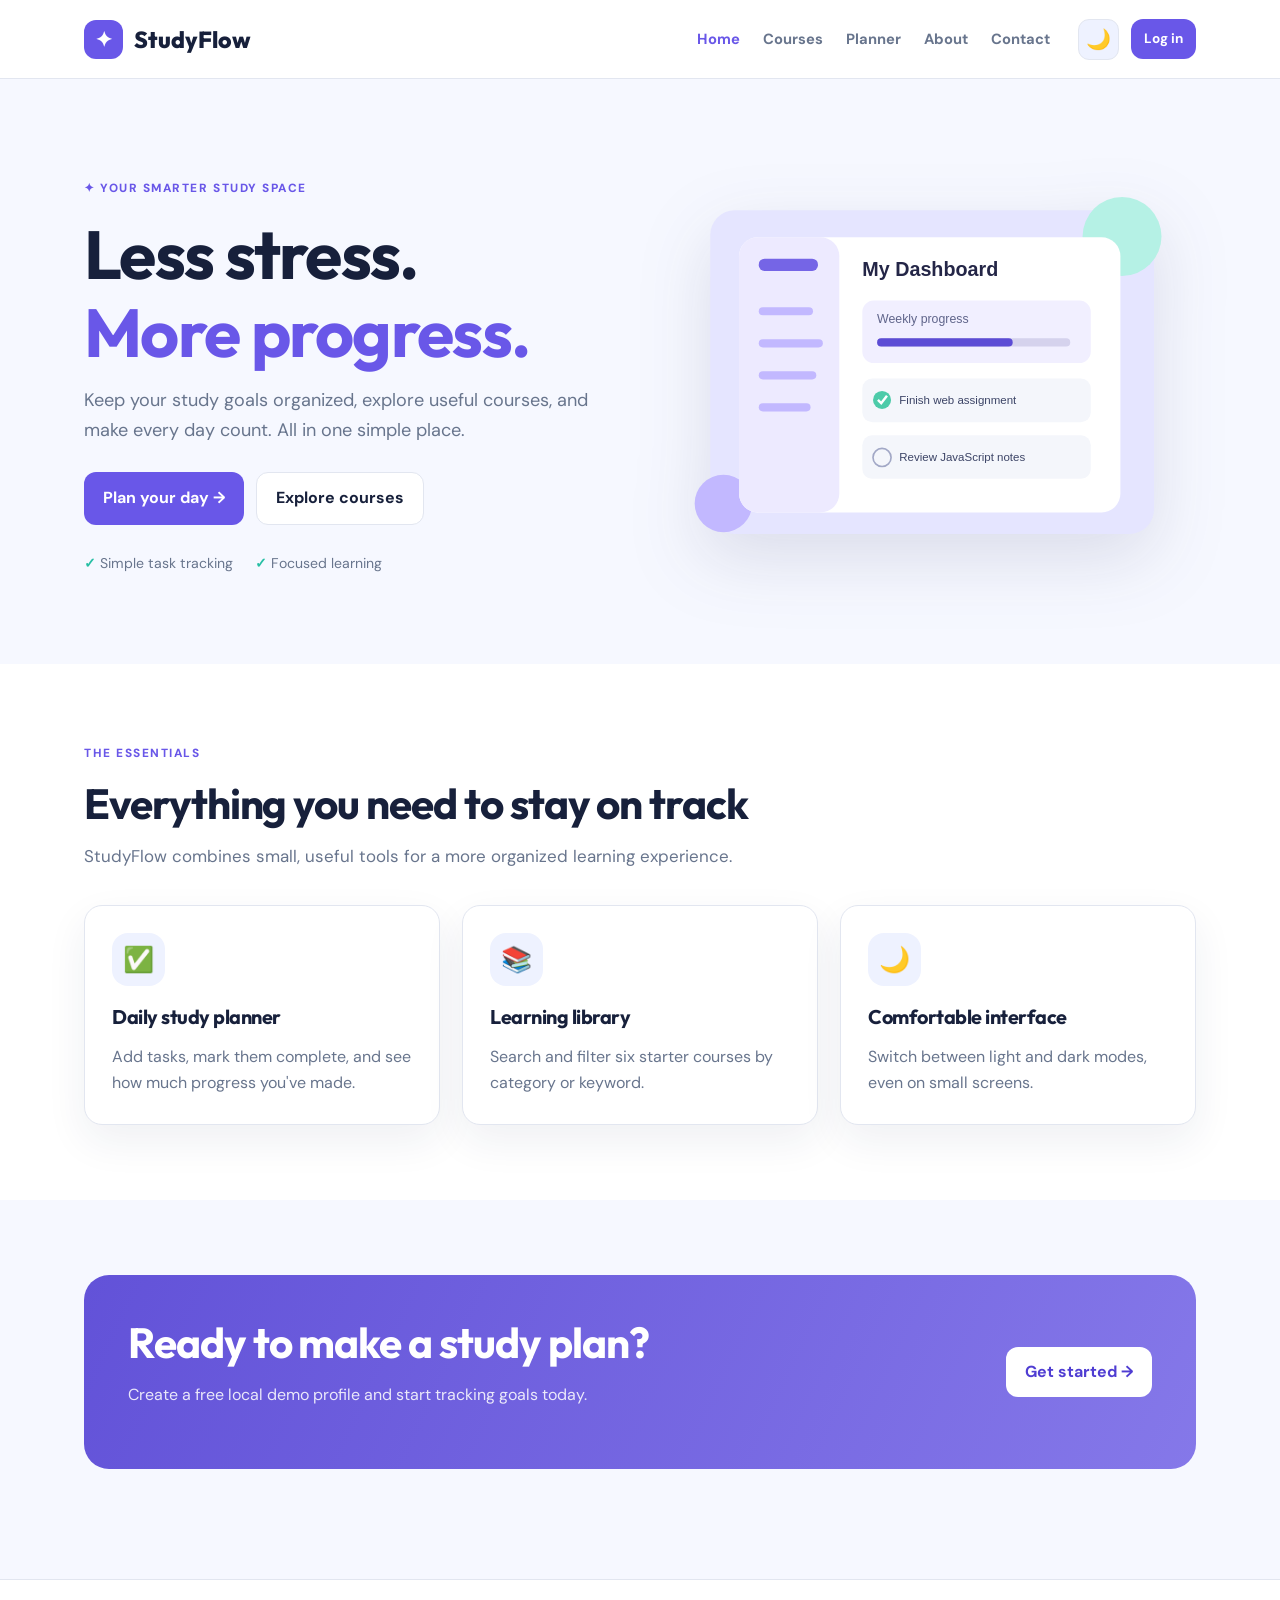
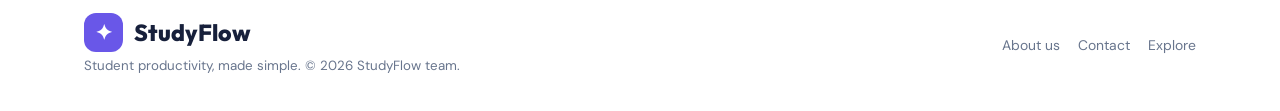
<file: index.html>
<!doctype html><html lang="en"><head><meta charset="UTF-8"><meta name="viewport" content="width=device-width, initial-scale=1"><meta name="description" content="Plan study tasks and explore courses with StudyFlow"><title>Home | StudyFlow</title><link rel="icon" href="images/favicon.svg" type="image/svg+xml"><link rel="stylesheet" href="css/style.css"><script>try{document.documentElement.dataset.theme=localStorage.getItem('studyflow_theme')||'light'}catch{}</script><script src="js/script.js" defer></script></head><body><a class="skip-link" href="#mainContent">Skip to main content</a><header class="site-header"><div class="container header-inner"><a class="brand" href="index.html" aria-label="StudyFlow homepage"><span class="brand-mark">✦</span>StudyFlow</a><nav class="nav" id="mainNav" aria-label="Main navigation"><a href="index.html">Home</a><a href="courses.html">Courses</a><a href="planner.html">Planner</a><a href="about.html">About</a><a href="contact.html">Contact</a></nav><div class="header-actions"><button class="theme-toggle" id="themeToggle" type="button" aria-label="Switch theme">🌙</button><a class="btn btn-primary btn-small auth-link" id="accountLink" href="login.html">Log in</a><button class="menu-toggle" id="menuToggle" type="button" aria-label="Toggle menu" aria-controls="mainNav" aria-expanded="false">☰</button></div></div></header><main id="mainContent"><section class="hero"><div class="container hero-grid"><div><div class="eyebrow">✦ Your smarter study space</div><h1>Less stress.<br><span>More progress.</span></h1><p class="hero-copy">Keep your study goals organized, explore useful courses, and make every day count. All in one simple place.</p><div class="hero-actions"><a href="planner.html" class="btn btn-primary">Plan your day →</a><a href="courses.html" class="btn btn-outline">Explore courses</a></div><div class="hero-benefits"><span><strong>✓</strong> Simple task tracking</span><span><strong>✓</strong> Focused learning</span></div></div><img class="hero-art" src="images/hero.svg" alt="Illustrated study dashboard showing a weekly progress bar and student tasks" width="640" height="510"></div></section><section class="section section-alt"><div class="container"><div class="section-heading"><span class="eyebrow">The essentials</span><h2>Everything you need to stay on track</h2><p>StudyFlow combines small, useful tools for a more organized learning experience.</p></div><div class="grid-3"><article class="card feature-card"><div class="card-icon">✅</div><h3>Daily study planner</h3><p>Add tasks, mark them complete, and see how much progress you've made.</p></article><article class="card feature-card"><div class="card-icon">📚</div><h3>Learning library</h3><p>Search and filter six starter courses by category or keyword.</p></article><article class="card feature-card"><div class="card-icon">🌙</div><h3>Comfortable interface</h3><p>Switch between light and dark modes, even on small screens.</p></article></div></div></section><section class="section"><div class="container"><div class="band"><div><h2>Ready to make a study plan?</h2><p>Create a free local demo profile and start tracking goals today.</p></div><a href="signup.html" class="btn">Get started →</a></div></div></section></main><footer class="footer"><div class="container footer-inner"><div><a class="brand" href="index.html"><span class="brand-mark">✦</span>StudyFlow</a><br><small>Student productivity, made simple. © 2026 StudyFlow team.</small></div><div class="footer-links"><a href="about.html">About us</a><a href="contact.html">Contact</a><a href="courses.html">Explore</a></div></div></footer></body></html>
</file>
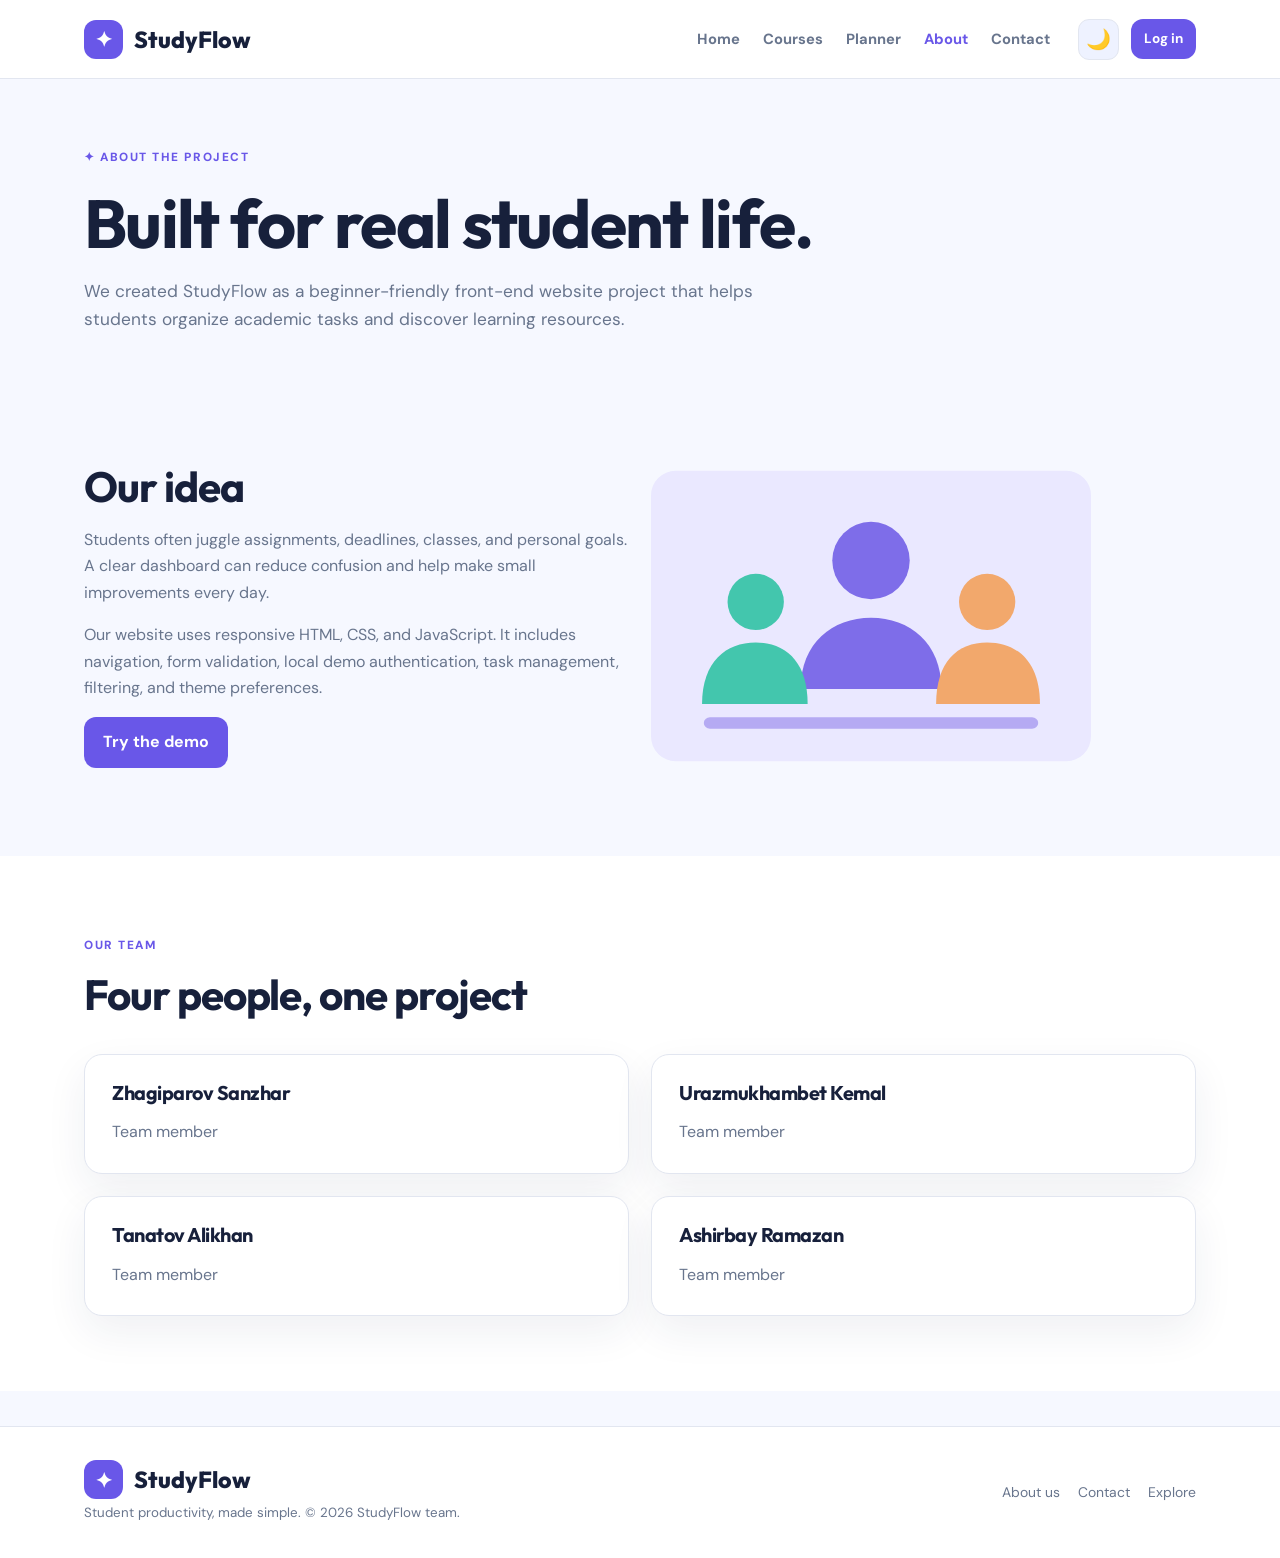
<file: about.html>
<!doctype html><html lang="en"><head><meta charset="UTF-8"><meta name="viewport" content="width=device-width, initial-scale=1"><meta name="description" content="Meet the StudyFlow student project team"><title>About | StudyFlow</title><link rel="icon" href="images/favicon.svg" type="image/svg+xml"><link rel="stylesheet" href="css/style.css"><script>try{document.documentElement.dataset.theme=localStorage.getItem('studyflow_theme')||'light'}catch{}</script><script src="js/script.js" defer></script></head><body><a class="skip-link" href="#mainContent">Skip to main content</a><header class="site-header"><div class="container header-inner"><a class="brand" href="index.html" aria-label="StudyFlow homepage"><span class="brand-mark">✦</span>StudyFlow</a><nav class="nav" id="mainNav" aria-label="Main navigation"><a href="index.html">Home</a><a href="courses.html">Courses</a><a href="planner.html">Planner</a><a href="about.html">About</a><a href="contact.html">Contact</a></nav><div class="header-actions"><button class="theme-toggle" id="themeToggle" type="button" aria-label="Switch theme">🌙</button><a class="btn btn-primary btn-small auth-link" id="accountLink" href="login.html">Log in</a><button class="menu-toggle" id="menuToggle" type="button" aria-label="Toggle menu" aria-controls="mainNav" aria-expanded="false">☰</button></div></div></header><main id="mainContent"><section class="page-hero"><div class="container"><div class="eyebrow">✦ About the project</div><h1>Built for real student life.</h1><p>We created StudyFlow as a beginner-friendly front-end website project that helps students organize academic tasks and discover learning resources.</p></div></section><section class="section"><div class="container grid-2" style="align-items:center"><div><h2>Our idea</h2><p>Students often juggle assignments, deadlines, classes, and personal goals. A clear dashboard can reduce confusion and help make small improvements every day.</p><p>Our website uses responsive HTML, CSS, and JavaScript. It includes navigation, form validation, local demo authentication, task management, filtering, and theme preferences.</p><a class="btn btn-primary" href="signup.html">Try the demo</a></div><img class="about-illustration" src="images/team.svg" alt="Illustration of three student figures working as a team" width="500" height="330"></div></section><section class="section section-alt"><div class="container"><div class="section-heading"><div class="eyebrow">Our team</div><h2>Four people, one project</h2></div><div class="grid-2"><div class="card"><h3>Zhagiparov Sanzhar</h3><p>Team member</p></div><div class="card"><h3>Urazmukhambet Kemal</h3><p>Team member</p></div><div class="card"><h3>Tanatov Alikhan</h3><p>Team member</p></div><div class="card"><h3>Ashirbay Ramazan</h3><p>Team member</p></div></div></div></section></main><footer class="footer"><div class="container footer-inner"><div><a class="brand" href="index.html"><span class="brand-mark">✦</span>StudyFlow</a><br><small>Student productivity, made simple. © 2026 StudyFlow team.</small></div><div class="footer-links"><a href="about.html">About us</a><a href="contact.html">Contact</a><a href="courses.html">Explore</a></div></div></footer></body></html>
</file>
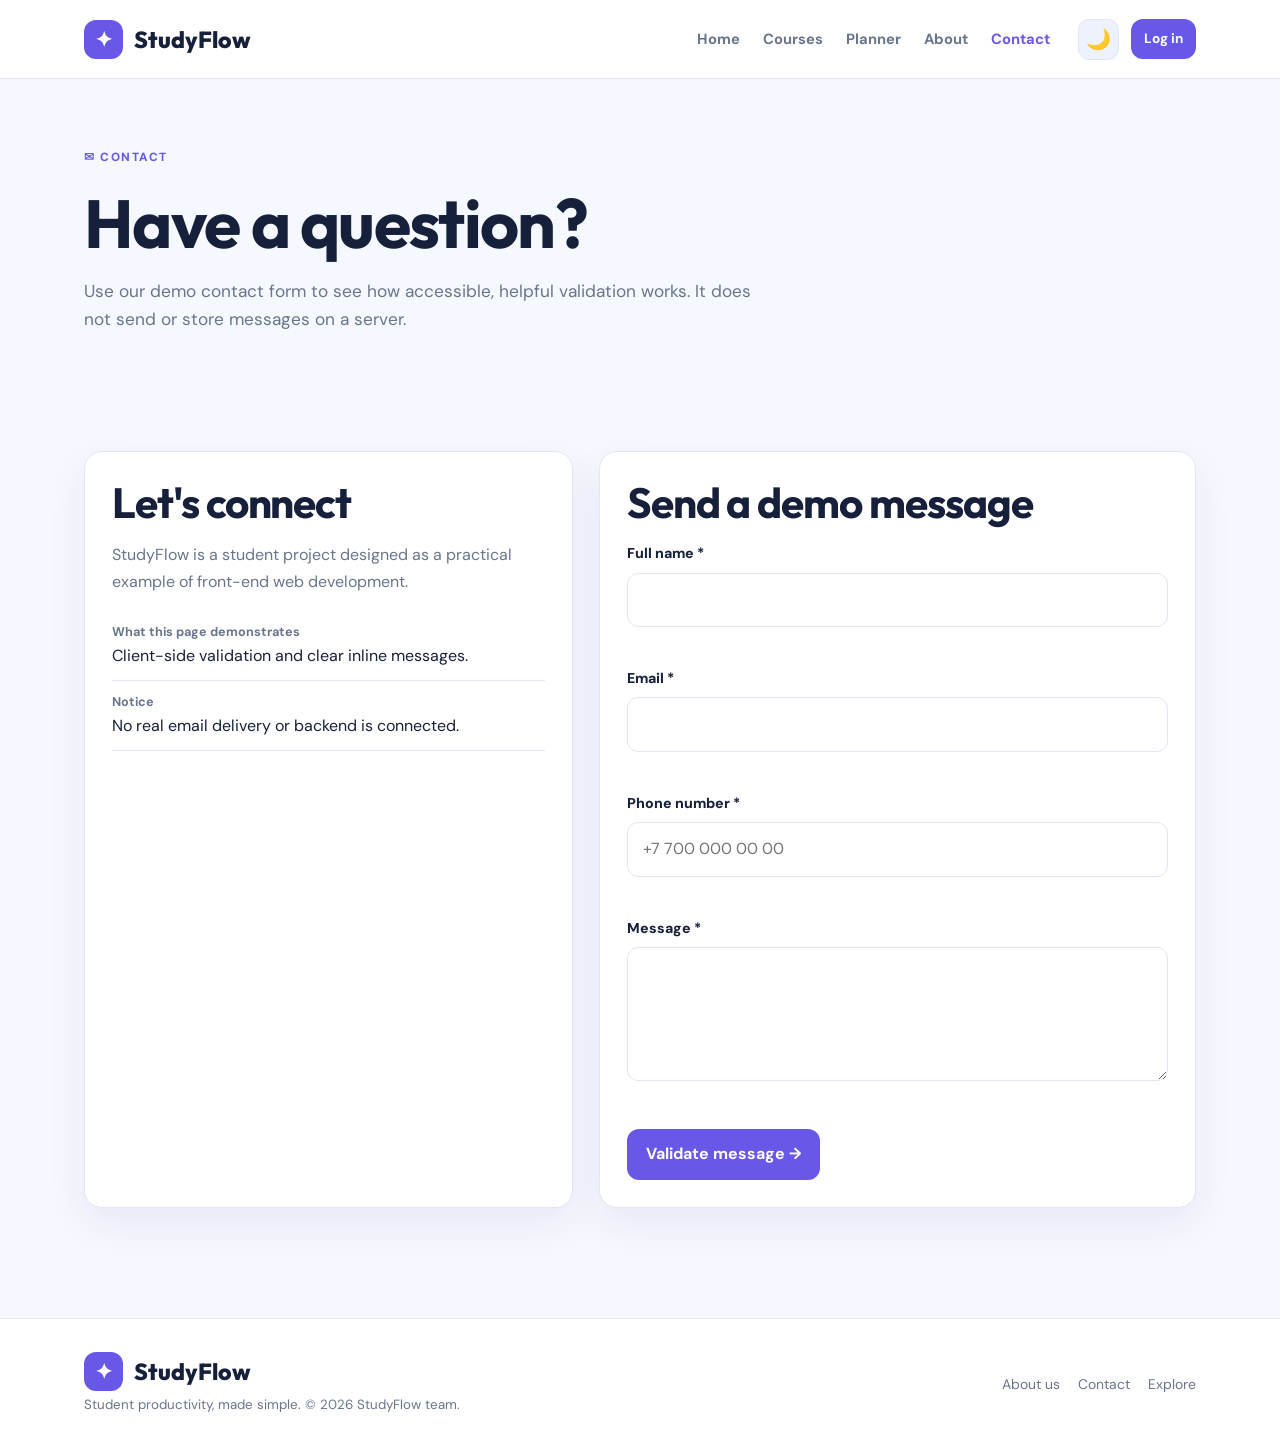
<file: contact.html>
<!doctype html><html lang="en"><head><meta charset="UTF-8"><meta name="viewport" content="width=device-width, initial-scale=1"><meta name="description" content="Contact the StudyFlow project team"><title>Contact | StudyFlow</title><link rel="icon" href="images/favicon.svg" type="image/svg+xml"><link rel="stylesheet" href="css/style.css"><script>try{document.documentElement.dataset.theme=localStorage.getItem('studyflow_theme')||'light'}catch{}</script><script src="js/script.js" defer></script></head><body><a class="skip-link" href="#mainContent">Skip to main content</a><header class="site-header"><div class="container header-inner"><a class="brand" href="index.html" aria-label="StudyFlow homepage"><span class="brand-mark">✦</span>StudyFlow</a><nav class="nav" id="mainNav" aria-label="Main navigation"><a href="index.html">Home</a><a href="courses.html">Courses</a><a href="planner.html">Planner</a><a href="about.html">About</a><a href="contact.html">Contact</a></nav><div class="header-actions"><button class="theme-toggle" id="themeToggle" type="button" aria-label="Switch theme">🌙</button><a class="btn btn-primary btn-small auth-link" id="accountLink" href="login.html">Log in</a><button class="menu-toggle" id="menuToggle" type="button" aria-label="Toggle menu" aria-controls="mainNav" aria-expanded="false">☰</button></div></div></header><main id="mainContent"><section class="page-hero"><div class="container"><div class="eyebrow">✉ Contact</div><h1>Have a question?</h1><p>Use our demo contact form to see how accessible, helpful validation works. It does not send or store messages on a server.</p></div></section><section class="section"><div class="container contact-grid"><div class="card"><h2>Let's connect</h2><p>StudyFlow is a student project designed as a practical example of front-end web development.</p><div class="detail-line"><strong>What this page demonstrates</strong>Client-side validation and clear inline messages.</div><div class="detail-line"><strong>Notice</strong>No real email delivery or backend is connected.</div></div><form id="contactForm" class="card" novalidate><h2>Send a demo message</h2><div class="form-field"><label for="name">Full name *</label><input class="input" id="name" required autocomplete="name"><div class="error" id="nameError" aria-live="polite"></div></div><div class="form-field"><label for="email">Email *</label><input class="input" id="email" type="email" required autocomplete="email"><div class="error" id="emailError" aria-live="polite"></div></div><div class="form-field"><label for="phone">Phone number *</label><input class="input" id="phone" type="tel" placeholder="+7 700 000 00 00" required autocomplete="tel"><div class="error" id="phoneError" aria-live="polite"></div></div><div class="form-field"><label for="message">Message *</label><textarea class="input" id="message" rows="4" required></textarea><div class="error" id="messageError" aria-live="polite"></div></div><div id="formNotice" aria-live="polite"></div><button class="btn btn-primary" type="submit">Validate message →</button></form></div></section></main><footer class="footer"><div class="container footer-inner"><div><a class="brand" href="index.html"><span class="brand-mark">✦</span>StudyFlow</a><br><small>Student productivity, made simple. © 2026 StudyFlow team.</small></div><div class="footer-links"><a href="about.html">About us</a><a href="contact.html">Contact</a><a href="courses.html">Explore</a></div></div></footer></body></html>
</file>
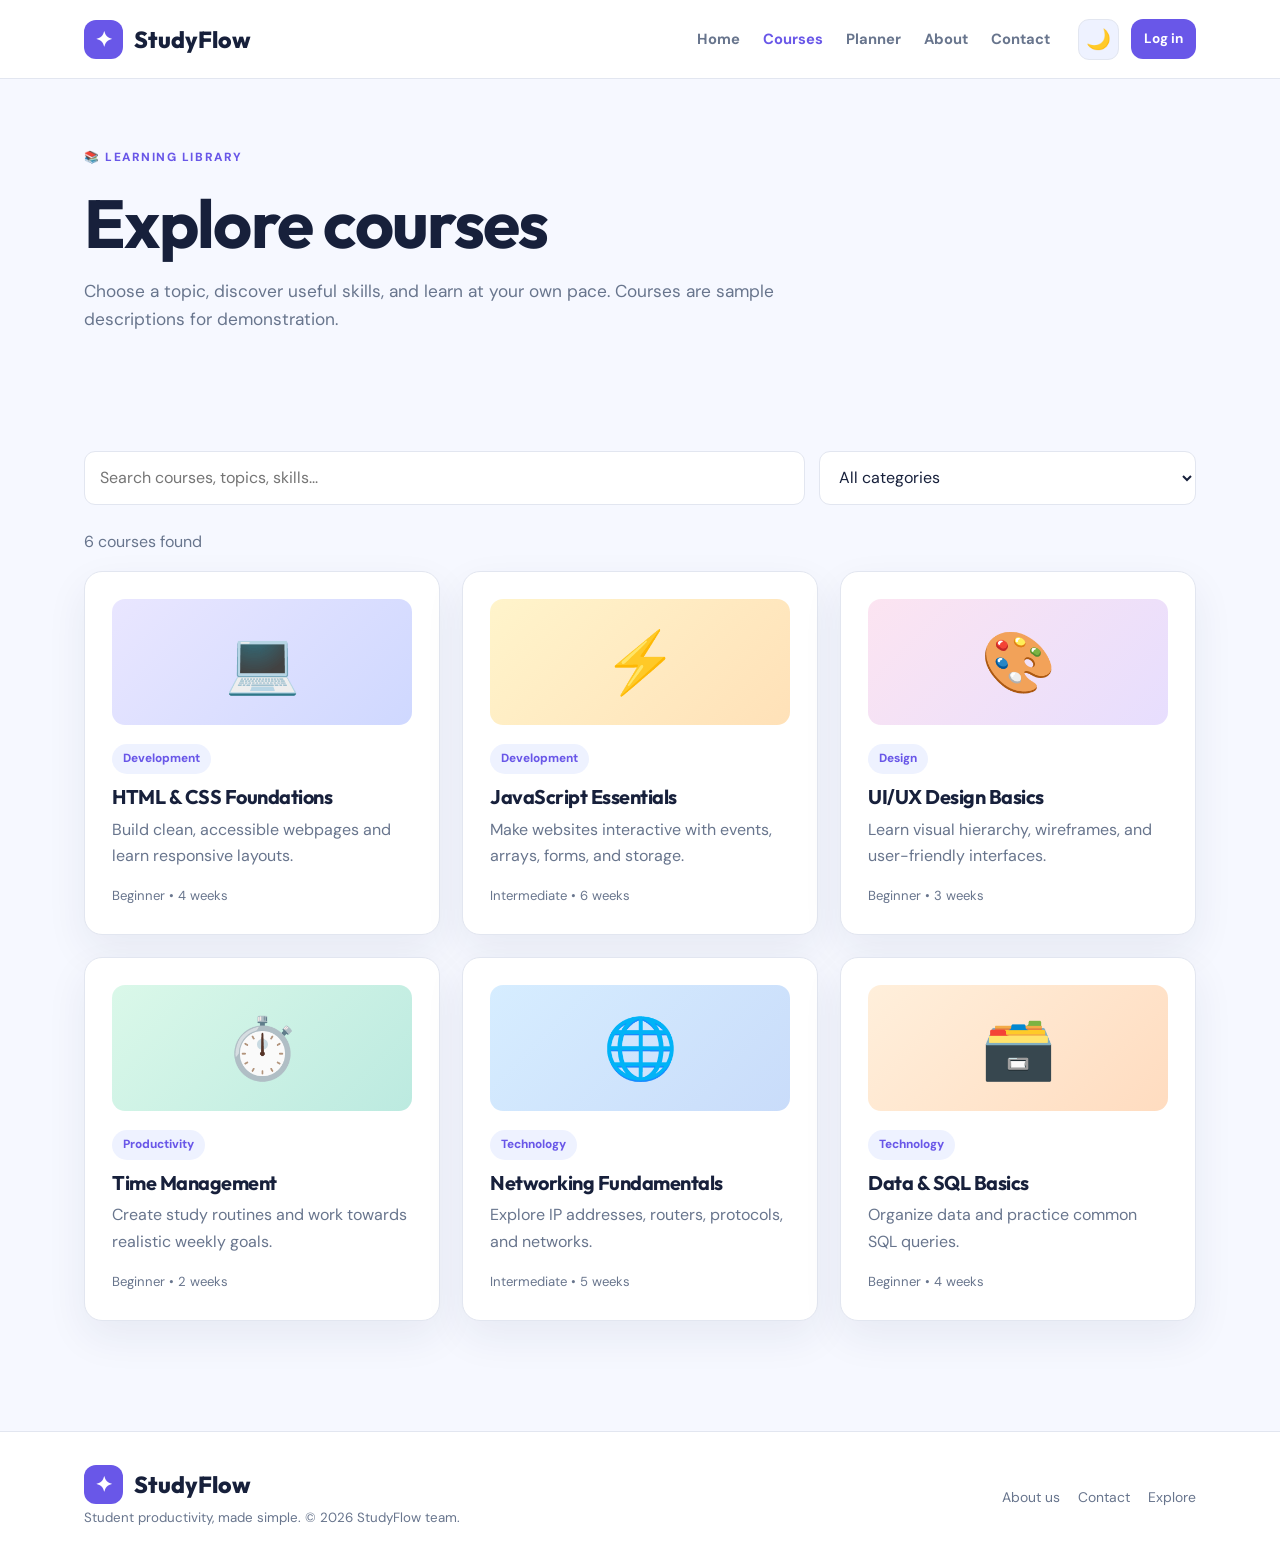
<file: courses.html>
<!doctype html><html lang="en"><head><meta charset="UTF-8"><meta name="viewport" content="width=device-width, initial-scale=1"><meta name="description" content="Search and filter StudyFlow learning resources"><title>Courses | StudyFlow</title><link rel="icon" href="images/favicon.svg" type="image/svg+xml"><link rel="stylesheet" href="css/style.css"><script>try{document.documentElement.dataset.theme=localStorage.getItem('studyflow_theme')||'light'}catch{}</script><script src="js/script.js" defer></script></head><body><a class="skip-link" href="#mainContent">Skip to main content</a><header class="site-header"><div class="container header-inner"><a class="brand" href="index.html" aria-label="StudyFlow homepage"><span class="brand-mark">✦</span>StudyFlow</a><nav class="nav" id="mainNav" aria-label="Main navigation"><a href="index.html">Home</a><a href="courses.html">Courses</a><a href="planner.html">Planner</a><a href="about.html">About</a><a href="contact.html">Contact</a></nav><div class="header-actions"><button class="theme-toggle" id="themeToggle" type="button" aria-label="Switch theme">🌙</button><a class="btn btn-primary btn-small auth-link" id="accountLink" href="login.html">Log in</a><button class="menu-toggle" id="menuToggle" type="button" aria-label="Toggle menu" aria-controls="mainNav" aria-expanded="false">☰</button></div></div></header><main id="mainContent"><section class="page-hero"><div class="container"><div class="eyebrow">📚 Learning library</div><h1>Explore courses</h1><p>Choose a topic, discover useful skills, and learn at your own pace. Courses are sample descriptions for demonstration.</p></div></section><section class="section"><div class="container"><div class="filters"><input id="courseSearch" class="input" type="search" placeholder="Search courses, topics, skills..." aria-label="Search courses"><select id="courseCategory" class="select" aria-label="Filter courses by category"><option value="All">All categories</option><option value="Development">Development</option><option value="Design">Design</option><option value="Productivity">Productivity</option><option value="Technology">Technology</option></select></div><p id="resultsCount" aria-live="polite"></p><div class="grid-3" id="coursesGrid"></div></div></section></main><footer class="footer"><div class="container footer-inner"><div><a class="brand" href="index.html"><span class="brand-mark">✦</span>StudyFlow</a><br><small>Student productivity, made simple. © 2026 StudyFlow team.</small></div><div class="footer-links"><a href="about.html">About us</a><a href="contact.html">Contact</a><a href="courses.html">Explore</a></div></div></footer></body></html>
</file>
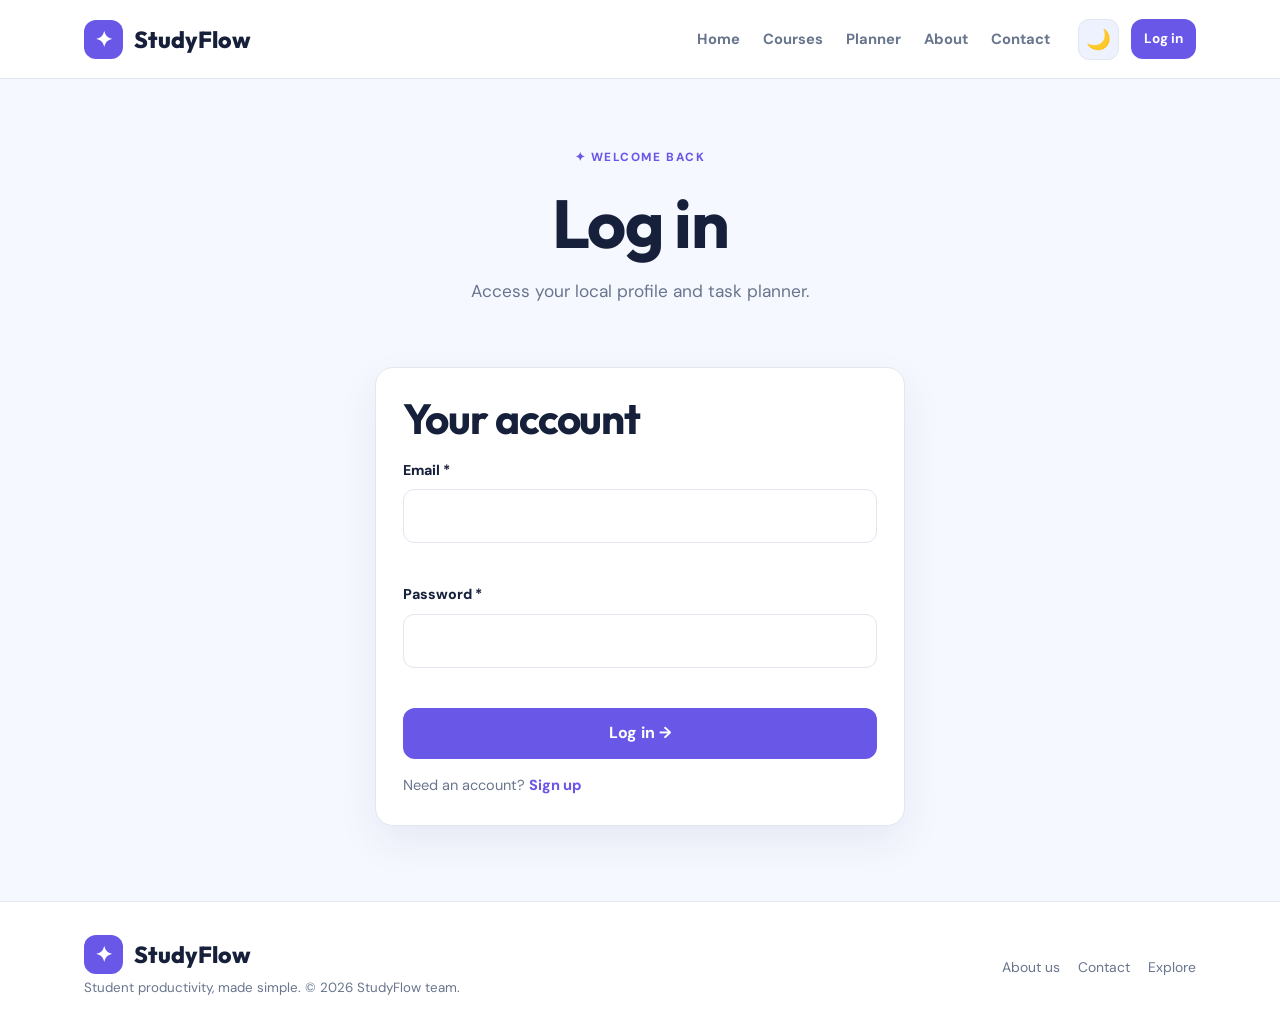
<file: login.html>
<!doctype html><html lang="en"><head><meta charset="UTF-8"><meta name="viewport" content="width=device-width, initial-scale=1"><meta name="description" content="Log in to a local StudyFlow demo account"><title>Log In | StudyFlow</title><link rel="icon" href="images/favicon.svg" type="image/svg+xml"><link rel="stylesheet" href="css/style.css"><script>try{document.documentElement.dataset.theme=localStorage.getItem('studyflow_theme')||'light'}catch{}</script><script src="js/script.js" defer></script></head><body><a class="skip-link" href="#mainContent">Skip to main content</a><header class="site-header"><div class="container header-inner"><a class="brand" href="index.html" aria-label="StudyFlow homepage"><span class="brand-mark">✦</span>StudyFlow</a><nav class="nav" id="mainNav" aria-label="Main navigation"><a href="index.html">Home</a><a href="courses.html">Courses</a><a href="planner.html">Planner</a><a href="about.html">About</a><a href="contact.html">Contact</a></nav><div class="header-actions"><button class="theme-toggle" id="themeToggle" type="button" aria-label="Switch theme">🌙</button><a class="btn btn-primary btn-small auth-link" id="accountLink" href="login.html">Log in</a><button class="menu-toggle" id="menuToggle" type="button" aria-label="Toggle menu" aria-controls="mainNav" aria-expanded="false">☰</button></div></div></header><main id="mainContent"><section class="page-hero"><div class="container" style="text-align:center"><div class="eyebrow">✦ Welcome back</div><h1>Log in</h1><p style="margin:auto">Access your local profile and task planner.</p></div></section><form id="loginForm" class="card form-panel" novalidate><h2>Your account</h2><div class="form-field"><label for="email">Email *</label><input class="input" id="email" type="email" autocomplete="email" required><div class="error" id="emailError" aria-live="polite"></div></div><div class="form-field"><label for="password">Password *</label><input class="input" id="password" type="password" autocomplete="current-password" required><div class="error" id="passwordError" aria-live="polite"></div></div><div id="formNotice" aria-live="polite"></div><button class="btn btn-primary" style="width:100%" type="submit">Log in →</button><p class="form-links">Need an account? <a href="signup.html">Sign up</a></p></form></main><footer class="footer"><div class="container footer-inner"><div><a class="brand" href="index.html"><span class="brand-mark">✦</span>StudyFlow</a><br><small>Student productivity, made simple. © 2026 StudyFlow team.</small></div><div class="footer-links"><a href="about.html">About us</a><a href="contact.html">Contact</a><a href="courses.html">Explore</a></div></div></footer></body></html>
</file>
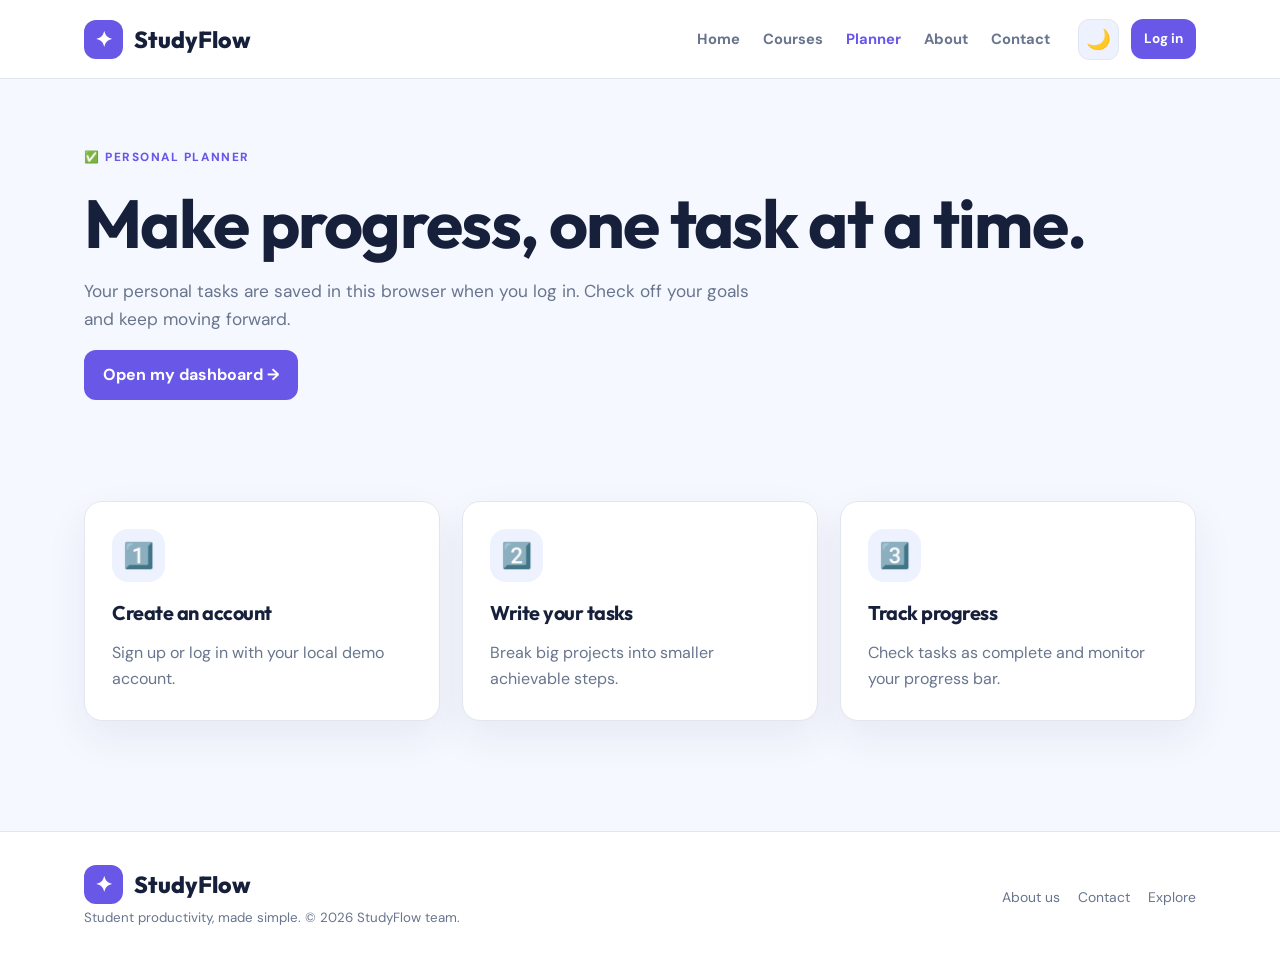
<file: planner.html>
<!doctype html><html lang="en"><head><meta charset="UTF-8"><meta name="viewport" content="width=device-width, initial-scale=1"><meta name="description" content="Plan and track your tasks with StudyFlow"><title>Planner | StudyFlow</title><link rel="icon" href="images/favicon.svg" type="image/svg+xml"><link rel="stylesheet" href="css/style.css"><script>try{document.documentElement.dataset.theme=localStorage.getItem('studyflow_theme')||'light'}catch{}</script><script src="js/script.js" defer></script></head><body><a class="skip-link" href="#mainContent">Skip to main content</a><header class="site-header"><div class="container header-inner"><a class="brand" href="index.html" aria-label="StudyFlow homepage"><span class="brand-mark">✦</span>StudyFlow</a><nav class="nav" id="mainNav" aria-label="Main navigation"><a href="index.html">Home</a><a href="courses.html">Courses</a><a href="planner.html">Planner</a><a href="about.html">About</a><a href="contact.html">Contact</a></nav><div class="header-actions"><button class="theme-toggle" id="themeToggle" type="button" aria-label="Switch theme">🌙</button><a class="btn btn-primary btn-small auth-link" id="accountLink" href="login.html">Log in</a><button class="menu-toggle" id="menuToggle" type="button" aria-label="Toggle menu" aria-controls="mainNav" aria-expanded="false">☰</button></div></div></header><main id="mainContent"><section class="page-hero"><div class="container"><div class="eyebrow">✅ Personal planner</div><h1>Make progress, one task at a time.</h1><p>Your personal tasks are saved in this browser when you log in. Check off your goals and keep moving forward.</p><a class="btn btn-primary" href="profile.html">Open my dashboard →</a></div></section><section class="section"><div class="container grid-3"><article class="card feature-card"><div class="card-icon">1️⃣</div><h3>Create an account</h3><p>Sign up or log in with your local demo account.</p></article><article class="card feature-card"><div class="card-icon">2️⃣</div><h3>Write your tasks</h3><p>Break big projects into smaller achievable steps.</p></article><article class="card feature-card"><div class="card-icon">3️⃣</div><h3>Track progress</h3><p>Check tasks as complete and monitor your progress bar.</p></article></div></section></main><footer class="footer"><div class="container footer-inner"><div><a class="brand" href="index.html"><span class="brand-mark">✦</span>StudyFlow</a><br><small>Student productivity, made simple. © 2026 StudyFlow team.</small></div><div class="footer-links"><a href="about.html">About us</a><a href="contact.html">Contact</a><a href="courses.html">Explore</a></div></div></footer></body></html>
</file>
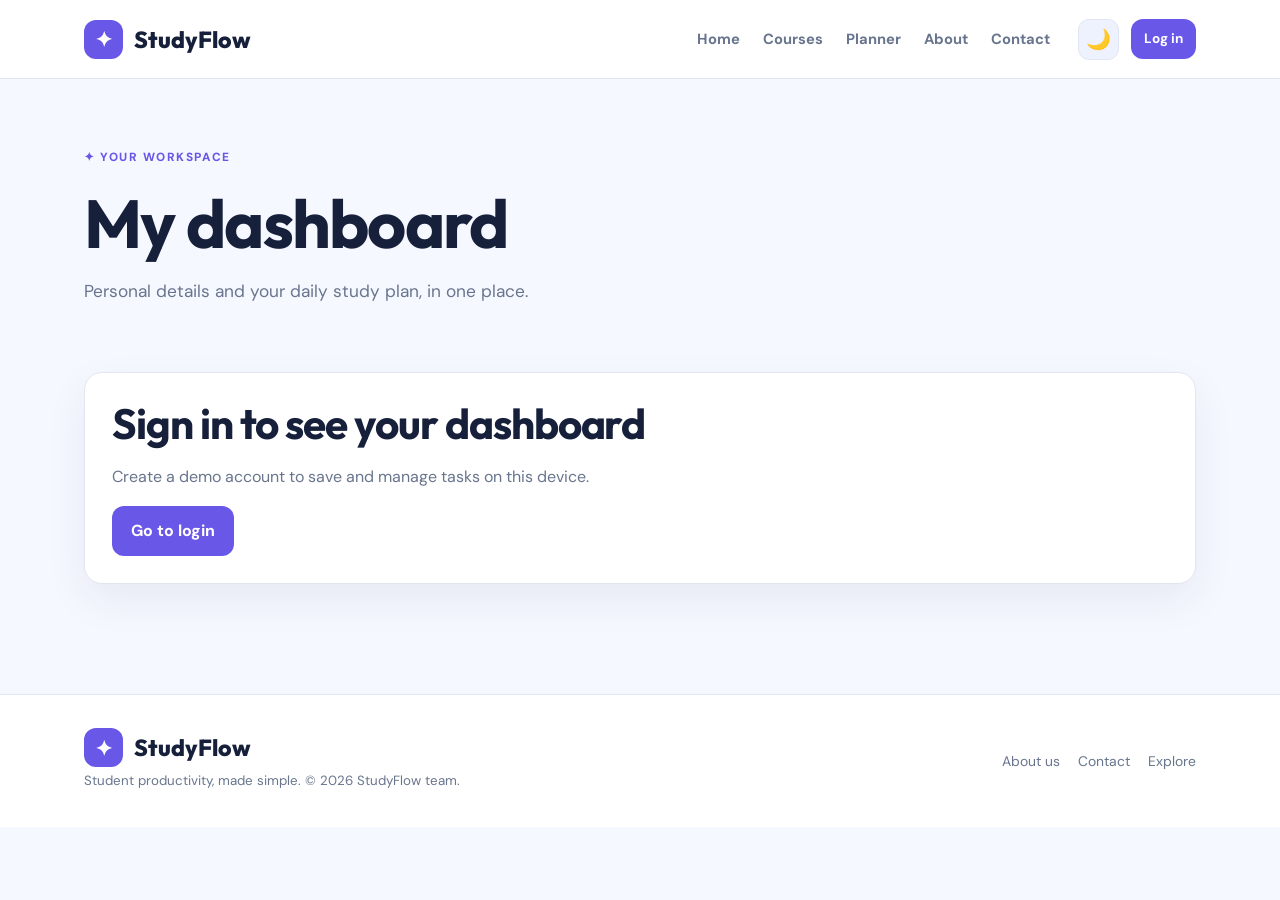
<file: profile.html>
<!doctype html><html lang="en"><head><meta charset="UTF-8"><meta name="viewport" content="width=device-width, initial-scale=1"><meta name="description" content="Manage your StudyFlow profile and tasks"><title>My Profile | StudyFlow</title><link rel="icon" href="images/favicon.svg" type="image/svg+xml"><link rel="stylesheet" href="css/style.css"><script>try{document.documentElement.dataset.theme=localStorage.getItem('studyflow_theme')||'light'}catch{}</script><script src="js/script.js" defer></script></head><body><a class="skip-link" href="#mainContent">Skip to main content</a><header class="site-header"><div class="container header-inner"><a class="brand" href="index.html" aria-label="StudyFlow homepage"><span class="brand-mark">✦</span>StudyFlow</a><nav class="nav" id="mainNav" aria-label="Main navigation"><a href="index.html">Home</a><a href="courses.html">Courses</a><a href="planner.html">Planner</a><a href="about.html">About</a><a href="contact.html">Contact</a></nav><div class="header-actions"><button class="theme-toggle" id="themeToggle" type="button" aria-label="Switch theme">🌙</button><a class="btn btn-primary btn-small auth-link" id="accountLink" href="login.html">Log in</a><button class="menu-toggle" id="menuToggle" type="button" aria-label="Toggle menu" aria-controls="mainNav" aria-expanded="false">☰</button></div></div></header><main id="mainContent"><section class="page-hero"><div class="container"><div class="eyebrow">✦ Your workspace</div><h1>My dashboard</h1><p>Personal details and your daily study plan, in one place.</p></div></section><section class="section" style="padding-top:25px"><div class="container" id="profileArea"><div class="dashboard-grid"><aside class="card"><div id="avatar" class="avatar" aria-hidden="true">S</div><h2 id="profileName">Student</h2><p>StudyFlow demo member</p><div class="detail-line"><strong>Email</strong><span id="profileEmail"></span></div><div class="detail-line"><strong>Phone</strong><span id="profilePhone"></span></div><button class="btn btn-outline" id="logoutButton" type="button" style="margin-top:22px">Log out</button></aside><div class="card"><span class="eyebrow">Today's focus</span><h2>Let's do this, <span id="welcomeName">student</span>!</h2><p>Build momentum by completing one task at a time.</p><form class="task-form" id="taskForm" novalidate><input id="taskInput" class="input" type="text" maxlength="120" placeholder="e.g. Finish CSS homework" aria-label="New task"><button class="btn btn-primary" type="submit">+ Add task</button></form><div class="error" id="taskError" aria-live="polite"></div><p id="taskStats" aria-live="polite">0 of 0 completed</p><div class="progress-track" aria-label="Task completion progress"><div id="progressBar" class="progress-bar"></div></div><h3 style="margin-top:25px">Your tasks</h3><ul id="taskList" class="task-list"></ul></div></div></div></section></main><footer class="footer"><div class="container footer-inner"><div><a class="brand" href="index.html"><span class="brand-mark">✦</span>StudyFlow</a><br><small>Student productivity, made simple. © 2026 StudyFlow team.</small></div><div class="footer-links"><a href="about.html">About us</a><a href="contact.html">Contact</a><a href="courses.html">Explore</a></div></div></footer></body></html>
</file>
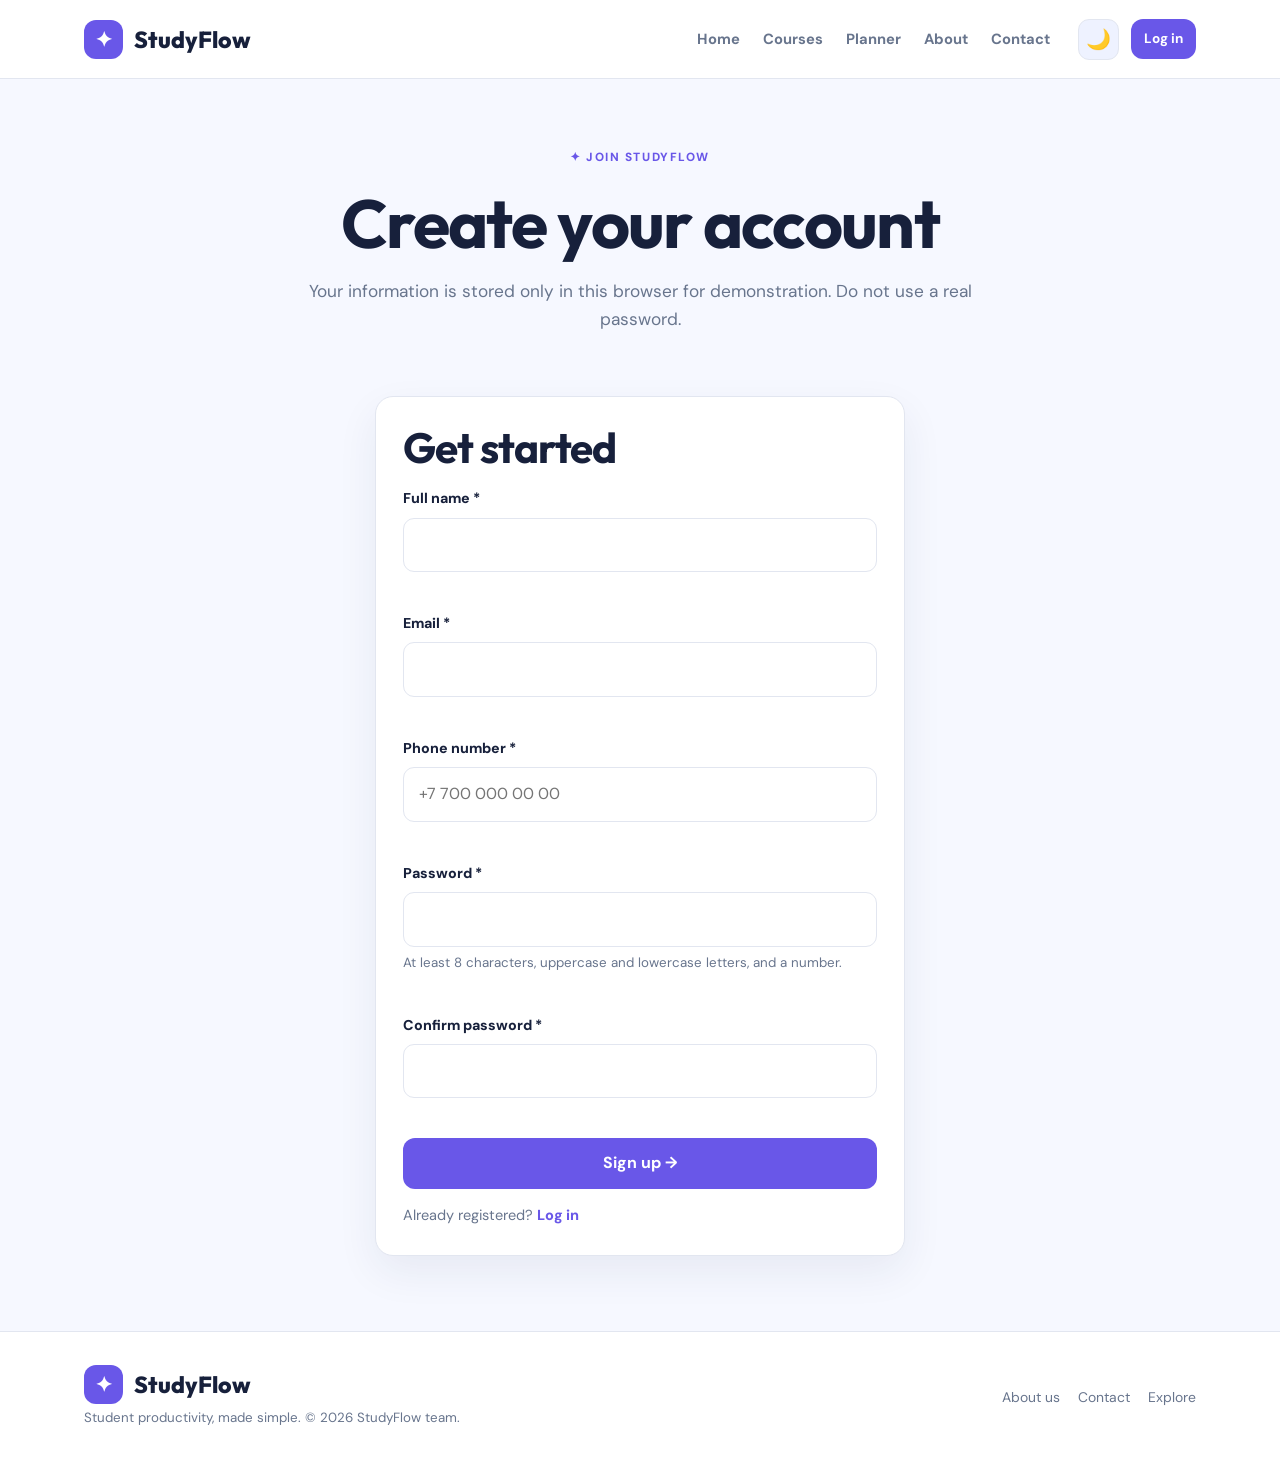
<file: signup.html>
<!doctype html><html lang="en"><head><meta charset="UTF-8"><meta name="viewport" content="width=device-width, initial-scale=1"><meta name="description" content="Create a local demo StudyFlow account"><title>Sign Up | StudyFlow</title><link rel="icon" href="images/favicon.svg" type="image/svg+xml"><link rel="stylesheet" href="css/style.css"><script>try{document.documentElement.dataset.theme=localStorage.getItem('studyflow_theme')||'light'}catch{}</script><script src="js/script.js" defer></script></head><body><a class="skip-link" href="#mainContent">Skip to main content</a><header class="site-header"><div class="container header-inner"><a class="brand" href="index.html" aria-label="StudyFlow homepage"><span class="brand-mark">✦</span>StudyFlow</a><nav class="nav" id="mainNav" aria-label="Main navigation"><a href="index.html">Home</a><a href="courses.html">Courses</a><a href="planner.html">Planner</a><a href="about.html">About</a><a href="contact.html">Contact</a></nav><div class="header-actions"><button class="theme-toggle" id="themeToggle" type="button" aria-label="Switch theme">🌙</button><a class="btn btn-primary btn-small auth-link" id="accountLink" href="login.html">Log in</a><button class="menu-toggle" id="menuToggle" type="button" aria-label="Toggle menu" aria-controls="mainNav" aria-expanded="false">☰</button></div></div></header><main id="mainContent"><section class="page-hero"><div class="container" style="text-align:center"><div class="eyebrow">✦ Join StudyFlow</div><h1>Create your account</h1><p style="margin:auto">Your information is stored only in this browser for demonstration. Do not use a real password.</p></div></section><form id="signupForm" class="card form-panel" novalidate><h2>Get started</h2><div class="form-field"><label for="name">Full name *</label><input class="input" id="name" autocomplete="name" required><div class="error" id="nameError" aria-live="polite"></div></div><div class="form-field"><label for="email">Email *</label><input class="input" id="email" type="email" autocomplete="email" required><div class="error" id="emailError" aria-live="polite"></div></div><div class="form-field"><label for="phone">Phone number *</label><input class="input" id="phone" type="tel" autocomplete="tel" placeholder="+7 700 000 00 00" required><div class="error" id="phoneError" aria-live="polite"></div></div><div class="form-field"><label for="password">Password *</label><input class="input" id="password" type="password" autocomplete="new-password" required><small>At least 8 characters, uppercase and lowercase letters, and a number.</small><div class="error" id="passwordError" aria-live="polite"></div></div><div class="form-field"><label for="confirm">Confirm password *</label><input class="input" id="confirm" type="password" autocomplete="new-password" required><div class="error" id="confirmError" aria-live="polite"></div></div><button class="btn btn-primary" style="width:100%" type="submit">Sign up →</button><p class="form-links">Already registered? <a href="login.html">Log in</a></p></form></main><footer class="footer"><div class="container footer-inner"><div><a class="brand" href="index.html"><span class="brand-mark">✦</span>StudyFlow</a><br><small>Student productivity, made simple. © 2026 StudyFlow team.</small></div><div class="footer-links"><a href="about.html">About us</a><a href="contact.html">Contact</a><a href="courses.html">Explore</a></div></div></footer></body></html>
</file>
<file: css/style.css>
@import url('https://fonts.googleapis.com/css2?family=DM+Sans:wght@400;500;600;700&family=Outfit:wght@400;500;600;700;800&display=swap');
:root{--bg:#f6f8ff;--surface:#fff;--surface2:#eef2ff;--ink:#17203b;--muted:#68758d;--primary:#6957e8;--primaryDark:#4f3dd2;--accent:#27bfa4;--border:#e2e6f0;--shadow:0 16px 42px rgba(28,40,85,.07);--radius:18px}html[data-theme=dark]{--bg:#101525;--surface:#1b2336;--surface2:#252e46;--ink:#f2f4ff;--muted:#b2bed0;--primary:#9d8dff;--primaryDark:#b0a3ff;--accent:#53dbc1;--border:#38435d;--shadow:0 16px 42px rgba(0,0,0,.16)}*{box-sizing:border-box}html{scroll-behavior:smooth}body{margin:0;background:var(--bg);color:var(--ink);font-family:'DM Sans',Arial,sans-serif;line-height:1.65;transition:background .2s,color .2s}h1,h2,h3,h4{font-family:Outfit,Arial,sans-serif;line-height:1.15;letter-spacing:-.025em;margin:0 0 15px}h1{font-size:clamp(2.6rem,5.3vw,4.8rem)}h2{font-size:clamp(1.8rem,3.3vw,2.8rem)}h3{font-size:1.24rem}p{margin:0 0 16px;color:var(--muted)}a{color:inherit;text-decoration:none}button,input,textarea,select{font:inherit}button{cursor:pointer}.container{max-width:1160px;padding:0 24px;margin:auto}.site-header{position:sticky;top:0;z-index:50;background:var(--surface);border-bottom:1px solid var(--border)}.header-inner{min-height:78px;display:flex;align-items:center;gap:28px}.brand{display:inline-flex;align-items:center;gap:11px;font:800 1.45rem Outfit}.brand-mark{display:grid;place-items:center;background:var(--primary);width:39px;height:39px;border-radius:12px;color:#fff;font-size:21px}.nav{display:flex;align-items:center;gap:23px;margin-left:auto}.nav a{color:var(--muted);font-weight:700;font-size:.92rem}.nav a:hover,.nav a.active{color:var(--primary)}.header-actions{display:flex;gap:12px;align-items:center}.theme-toggle,.menu-toggle{border:1px solid var(--border);color:var(--ink);background:var(--surface2);border-radius:11px;width:41px;height:41px;font-size:20px}.menu-toggle{display:none}.btn{border:0;border-radius:12px;padding:12px 19px;display:inline-flex;align-items:center;justify-content:center;gap:9px;font-weight:700;transition:transform .2s,box-shadow .2s,background .2s;white-space:nowrap}.btn:hover{transform:translateY(-2px);box-shadow:0 10px 18px rgba(85,65,190,.16)}.btn-primary{background:var(--primary);color:#fff}.btn-primary:hover{background:var(--primaryDark)}.btn-soft{background:var(--surface2);color:var(--primary)}.btn-outline{border:1px solid var(--border);background:var(--surface);color:var(--ink)}.btn-small{padding:9px 13px;font-size:.85rem}.eyebrow{display:inline-flex;gap:7px;align-items:center;text-transform:uppercase;font-weight:800;letter-spacing:.13em;font-size:.74rem;color:var(--primary);margin-bottom:16px}.hero{padding:86px 0 80px;overflow:hidden}.hero-grid{display:grid;grid-template-columns:1fr 1fr;gap:60px;align-items:center}.hero h1 span{color:var(--primary)}.hero-copy{font-size:1.13rem;max-width:510px}.hero-actions{display:flex;gap:12px;flex-wrap:wrap;margin:27px 0}.hero-benefits{display:flex;gap:22px;flex-wrap:wrap;color:var(--muted);font-size:.88rem}.hero-benefits strong{color:var(--accent)}.hero-art{width:100%;height:auto;filter:drop-shadow(0 24px 35px rgba(40,40,90,.13))}.section{padding:75px 0}.section-alt{background:var(--surface)}.section-heading{max-width:680px;margin-bottom:34px}.section-heading p{font-size:1.06rem}.grid-3{display:grid;grid-template-columns:repeat(3,minmax(0,1fr));gap:22px}.grid-2{display:grid;grid-template-columns:repeat(2,minmax(0,1fr));gap:22px}.card{padding:27px;border:1px solid var(--border);background:var(--surface);border-radius:var(--radius);box-shadow:var(--shadow)}.card p:last-child{margin-bottom:0}.card-icon{height:53px;width:53px;border-radius:16px;display:grid;place-items:center;font-size:25px;background:var(--surface2);margin-bottom:20px}.feature-card{transition:transform .2s,border-color .2s}.feature-card:hover{transform:translateY(-5px);border-color:var(--primary)}.stat{font:800 2.2rem Outfit;color:var(--primary)}.band{padding:44px;border-radius:25px;background:linear-gradient(115deg,#6252d8,#8578e9);color:#fff;display:flex;justify-content:space-between;align-items:center;gap:20px}.band h2,.band p{color:#fff}.band p{opacity:.86}.band .btn{background:#fff;color:#4f3dd2}.page-hero{padding:64px 0 26px}.page-hero p{max-width:690px;font-size:1.08rem}.pill{display:inline-block;padding:5px 11px;border-radius:99px;background:var(--surface2);color:var(--primary);font-size:.74rem;font-weight:800}.course-banner{height:126px;border-radius:13px;margin-bottom:19px;display:flex;justify-content:center;align-items:center;font-size:60px;background:linear-gradient(135deg,#e9e6ff,#cfd8ff)}.course-banner.green{background:linear-gradient(135deg,#daf8e9,#bceae0)}.course-banner.orange{background:linear-gradient(135deg,#ffefdb,#ffdcc0)}.course-banner.blue{background:linear-gradient(135deg,#d6edff,#c9dcfa)}.course-banner.pink{background:linear-gradient(135deg,#fce4f1,#e7defe)}.course-banner.yellow{background:linear-gradient(135deg,#fff4cb,#ffe1b8)}.course-card h3{margin:12px 0 8px}.course-meta{display:flex;gap:12px;flex-wrap:wrap;font-size:.82rem;color:var(--muted);margin-top:15px}.filters{display:flex;gap:14px;flex-wrap:wrap;margin-bottom:24px}.input,.select,textarea{background:var(--surface);color:var(--ink);border:1px solid var(--border);padding:13px 15px;border-radius:11px;width:100%;outline-offset:3px}.filters .input{flex:2;min-width:200px}.filters .select{flex:1;min-width:180px}.form-panel{max-width:530px;margin:36px auto 75px}.form-field{margin-bottom:19px}.form-field label{display:block;font-size:.89rem;font-weight:800;margin-bottom:7px}.form-field small{display:block;color:var(--muted);margin-top:5px}.error{color:#c5375e;font-weight:700;font-size:.83rem;min-height:17px;margin-top:4px}.notice{border-radius:11px;padding:12px 15px;margin:12px 0;font-size:.9rem;background:var(--surface2);color:var(--ink)}.notice.success{border-left:4px solid var(--accent)}.notice.danger{border-left:4px solid #dd4c69}.form-links{margin-top:15px;font-size:.91rem}.form-links a,.inline-link{color:var(--primary);font-weight:800}.dashboard-grid{display:grid;grid-template-columns:1fr 2fr;gap:23px}.task-form{display:flex;gap:10px;flex-wrap:wrap;margin:20px 0}.task-form input{flex:1;min-width:150px}.task-list{list-style:none;margin:0;padding:0}.task-item{display:flex;align-items:center;gap:13px;padding:14px 5px;border-bottom:1px solid var(--border)}.task-item:last-child{border:0}.task-item span{flex:1;overflow-wrap:anywhere}.task-item.completed span{text-decoration:line-through;color:var(--muted)}.task-item input{width:19px;height:19px;accent-color:var(--primary)}.task-delete{border:0;background:var(--surface2);color:var(--ink);border-radius:9px;padding:7px 12px}.progress-track{background:var(--surface2);height:12px;border-radius:20px;overflow:hidden;margin-top:15px}.progress-bar{height:100%;width:0%;background:var(--accent);border-radius:20px;transition:width .4s}.avatar{width:75px;height:75px;display:grid;place-items:center;border-radius:23px;background:var(--primary);font-size:31px;font-weight:800;color:#fff;margin-bottom:18px}.detail-line{border-bottom:1px solid var(--border);padding:11px 0;word-break:break-word}.detail-line strong{display:block;font-size:.79rem;color:var(--muted)}.contact-grid{display:grid;grid-template-columns:.9fr 1.1fr;gap:26px}.about-illustration{width:100%;max-width:440px}.empty-state{text-align:center;border:1px dashed var(--border);border-radius:14px;padding:32px;color:var(--muted)}.footer{border-top:1px solid var(--border);padding:33px 0;background:var(--surface);margin-top:35px}.footer-inner{display:flex;align-items:center;justify-content:space-between;gap:18px;flex-wrap:wrap}.footer small{color:var(--muted)}.footer-links{display:flex;gap:18px;font-size:.87rem;color:var(--muted)}.skip-link{position:absolute;top:-100px;left:10px;background:var(--primary);color:white;padding:10px;z-index:100}.skip-link:focus{top:10px}button:focus-visible,a:focus-visible,input:focus-visible,textarea:focus-visible,select:focus-visible{outline:3px solid var(--accent);outline-offset:3px}@media(max-width:900px){.hero-grid{gap:25px}.nav{gap:12px}.header-inner{gap:14px}.dashboard-grid{grid-template-columns:1fr}.grid-3{grid-template-columns:repeat(2,minmax(0,1fr))}}@media(max-width:700px){.header-inner{min-height:67px}.menu-toggle{display:inline-grid;place-items:center}.nav{display:none;position:absolute;top:67px;left:0;right:0;background:var(--surface);padding:20px 24px;flex-direction:column;align-items:stretch;border-bottom:1px solid var(--border)}.nav.is-open{display:flex}.nav a{padding:7px}.header-actions{margin-left:auto}.header-actions .auth-link{display:none}.hero{padding:50px 0}.hero-grid,.grid-3,.grid-2,.contact-grid{grid-template-columns:1fr}.hero-art{max-width:480px}.section{padding:52px 0}.page-hero{padding:46px 0 20px}.band{padding:28px;display:block}.band .btn{margin-top:10px}.container{padding:0 18px}}@media(prefers-reduced-motion:reduce){*,*::before,*::after{scroll-behavior:auto!important;transition:none!important;animation:none!important}}
</file>
